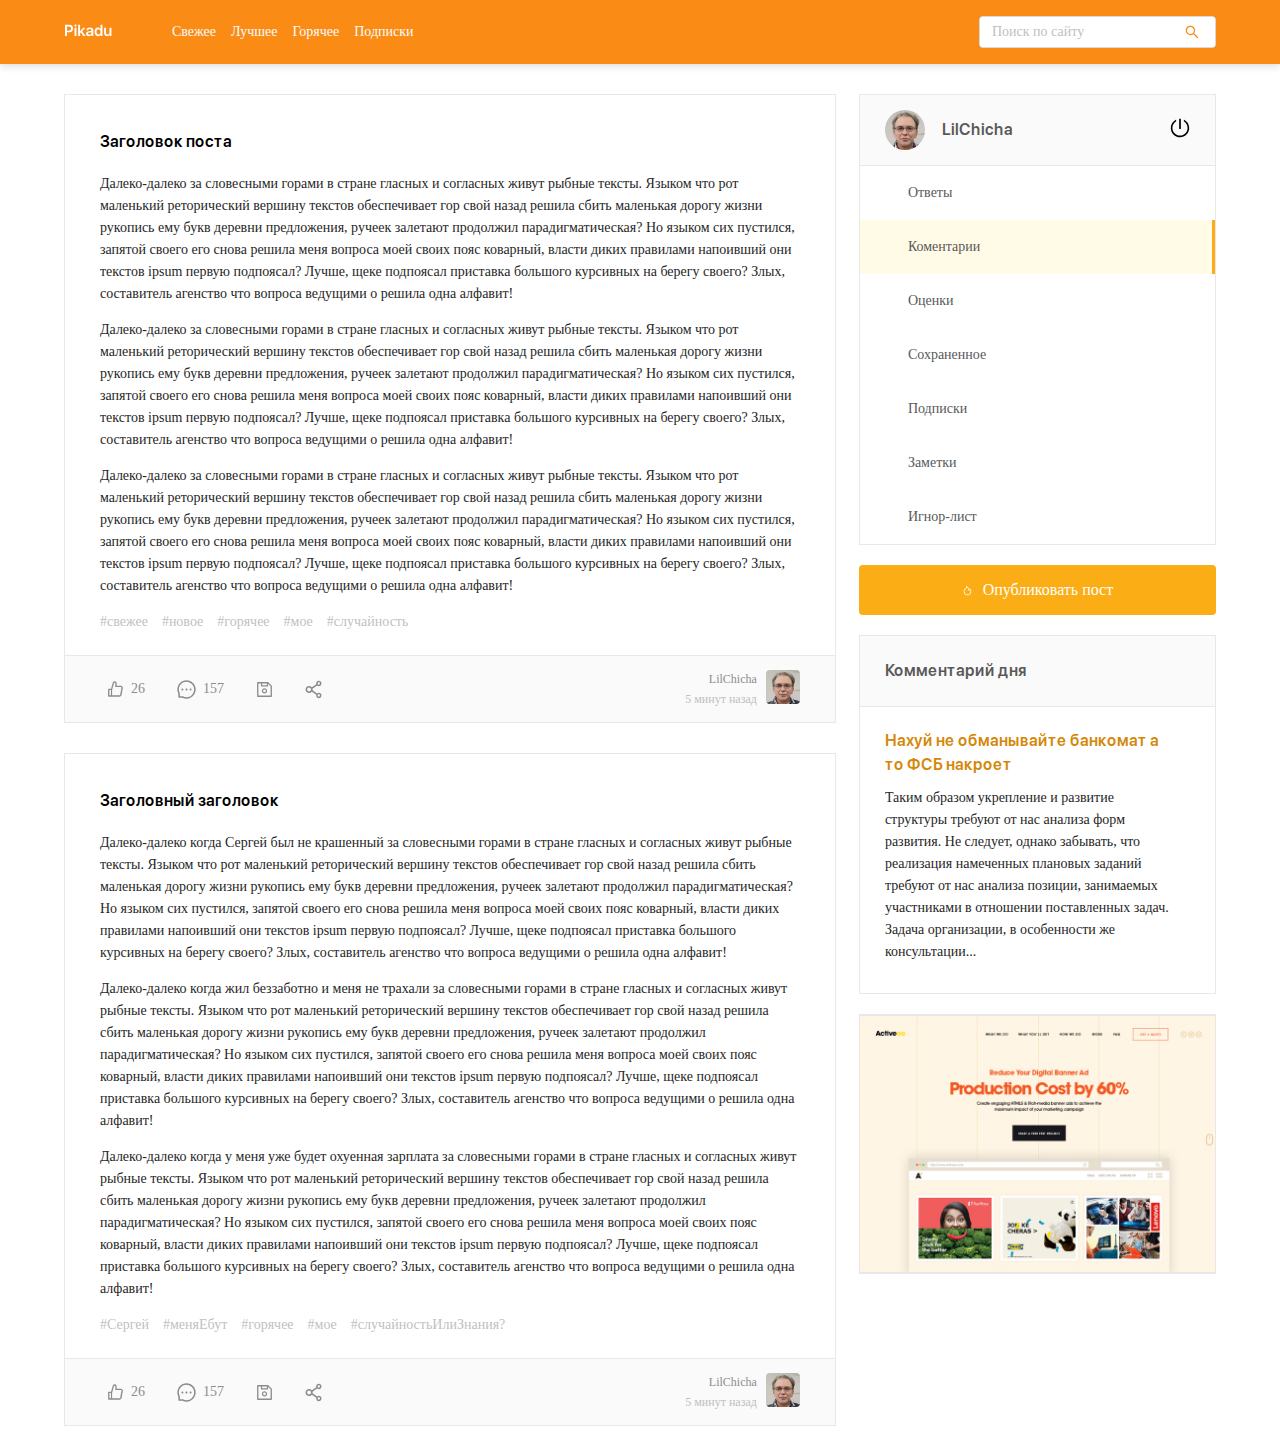
<file: index.html>
<!DOCTYPE html>
<html lang="ru">
<head>
  <meta charset="UTF-8">
  <meta name="viewport" content="width=device-width, initial-scale=1.0">
  <title>Pikadu - главная</title>
  <link rel="stylesheet" href="css/normalize.css">
  <link rel="stylesheet" href="css/styles.css">
</head>
<body>
  <!-- Шапка -->
  <header class="header">
    <div class="header-container">
      <a href="" class="header-logo"><img src="img/logo.svg" alt="header-logo-img"></a>
      <nav class="header-nav">
        <ul class="header-menu">
          <li class="header-menu-item"><a href="#" class="header-menu-list">Свежее</a></li>
          <li class="header-menu-item"><a href="#" class="header-menu-list">Лучшее</a></li>
          <li class="header-menu-item"><a href="#" class="header-menu-list">Горячее</a></li>
          <li class="header-menu-item"><a href="#" class="header-menu-list">Подписки</a></li>
        </ul>
      </nav>
      <!-- /.header-nav -->
      <div class="input-group search">
        <input type="search" class="search-input" placeholder="Поиск по сайту">
        <button class="search-button">
          <img src="img/search.svg" alt="search-logo" class="search-icon">
        </button>
      </div>
      <!-- /.input-group -->
      <a href="#" class="menu-toggle" id="menu-toggle">
        <span></span>
        <span></span>
        <span></span>
      </a>
    </div>
    <!-- /.header-container -->
  </header>

  <div class="content">
    <main class="posts">
      <section class="post">
        <div class="post-body">
          <h2 class="post-title">Заголовок поста</h2>
        <p class="post-text">Далеко-далеко за словесными горами в стране гласных и согласных живут рыбные тексты. Языком что рот маленький реторический вершину текстов обеспечивает гор свой назад решила сбить маленькая дорогу жизни рукопись ему букв деревни предложения, ручеек залетают продолжил парадигматическая? Но языком сих пустился, запятой своего его снова решила меня вопроса моей своих пояс коварный, власти диких правилами напоивший они текстов ipsum первую подпоясал? Лучше, щеке подпоясал приставка большого курсивных на берегу своего? Злых, составитель агенство что вопроса ведущими о решила одна алфавит!</p>
        <p class="post-text">Далеко-далеко за словесными горами в стране гласных и согласных живут рыбные тексты. Языком что рот маленький реторический вершину текстов обеспечивает гор свой назад решила сбить маленькая дорогу жизни рукопись ему букв деревни предложения, ручеек залетают продолжил парадигматическая? Но языком сих пустился, запятой своего его снова решила меня вопроса моей своих пояс коварный, власти диких правилами напоивший они текстов ipsum первую подпоясал? Лучше, щеке подпоясал приставка большого курсивных на берегу своего? Злых, составитель агенство что вопроса ведущими о решила одна алфавит!</p>
        <p class="post-text">Далеко-далеко за словесными горами в стране гласных и согласных живут рыбные тексты. Языком что рот маленький реторический вершину текстов обеспечивает гор свой назад решила сбить маленькая дорогу жизни рукопись ему букв деревни предложения, ручеек залетают продолжил парадигматическая? Но языком сих пустился, запятой своего его снова решила меня вопроса моей своих пояс коварный, власти диких правилами напоивший они текстов ipsum первую подпоясал? Лучше, щеке подпоясал приставка большого курсивных на берегу своего? Злых, составитель агенство что вопроса ведущими о решила одна алфавит!</p>
        <div class="tags">
          <a href="#" class="tag">#свежее</a>
          <a href="#" class="tag">#новое</a>
          <a href="#" class="tag">#горячее</a>
          <a href="#" class="tag">#мое</a>
          <a href="#" class="tag">#случайность</a>
        </div>
        </div>
        <!-- /.tags -->
        <div class="post-footer">
          <div class="post-buttons">
            <button class="post-button likes">
              <svg width="19" height="20" class="icon icon-like">
                <use xlink:href="img/icons.svg#likes"></use>
              </svg>
              <span class="likes-counter">
                26
              </span>
              <!-- /.likes-counter -->
            </button>
            <!-- /.likes -->
            <button class="post-button comments">
            <svg width="21" height="21" class="icon icon-comments">
              <use xlink:href="img/icons.svg#comments"></use>
            </svg>
              <span class="comments-counter">157</span>

            </button>
            <!-- /.comments -->
            <button class="post-button save">
              <svg width="19" height="19" class="icon icon-save">
                <use xlink:href="img/icons.svg#save"></use>
              </svg>
            </button>
            <!-- /.save -->
            <button class="post-button share">
              <svg width="17" height="19" class="icon icon-share">
                <use xlink:href="img/icons.svg#share"></use>
              </svg>
            </button>
            <!-- /.share -->


          </div>
          <!-- /.post-buttons -->
          <div class="post-author">
            <div class="author-about">
              <a href="" class="author-username">LilChicha</a>
              <span class="post-time">5 минут назад</span>
            </div>
            <!-- /.author-about -->
            <a href="#" class="author-link"><img src="img/avatar.jpg" alt="author" class="author-avatar"></a>
            <!-- /.author-link -->
          </div>
          <!-- /.post-author -->
        </div>
        <!-- /.post-footer -->
      </section>
      <!-- 1 post закончился -->
      <section class="post">
        <div class="post-body">
          <h2 class="post-title">Заголовный заголовок</h2>
        <p class="post-text">Далеко-далеко когда Сергей был не крашенный за словесными горами в стране гласных и согласных живут рыбные тексты. Языком что рот маленький реторический вершину текстов обеспечивает гор свой назад решила сбить маленькая дорогу жизни рукопись ему букв деревни предложения, ручеек залетают продолжил парадигматическая? Но языком сих пустился, запятой своего его снова решила меня вопроса моей своих пояс коварный, власти диких правилами напоивший они текстов ipsum первую подпоясал? Лучше, щеке подпоясал приставка большого курсивных на берегу своего? Злых, составитель агенство что вопроса ведущими о решила одна алфавит!</p>
        <p class="post-text">Далеко-далеко когда жил беззаботно и меня не трахали за словесными горами в стране гласных и согласных живут рыбные тексты. Языком что рот маленький реторический вершину текстов обеспечивает гор свой назад решила сбить маленькая дорогу жизни рукопись ему букв деревни предложения, ручеек залетают продолжил парадигматическая? Но языком сих пустился, запятой своего его снова решила меня вопроса моей своих пояс коварный, власти диких правилами напоивший они текстов ipsum первую подпоясал? Лучше, щеке подпоясал приставка большого курсивных на берегу своего? Злых, составитель агенство что вопроса ведущими о решила одна алфавит!</p>
        <p class="post-text">Далеко-далеко когда у меня уже будет охуенная зарплата за словесными горами в стране гласных и согласных живут рыбные тексты. Языком что рот маленький реторический вершину текстов обеспечивает гор свой назад решила сбить маленькая дорогу жизни рукопись ему букв деревни предложения, ручеек залетают продолжил парадигматическая? Но языком сих пустился, запятой своего его снова решила меня вопроса моей своих пояс коварный, власти диких правилами напоивший они текстов ipsum первую подпоясал? Лучше, щеке подпоясал приставка большого курсивных на берегу своего? Злых, составитель агенство что вопроса ведущими о решила одна алфавит!</p>
        <div class="tags">
          <a href="#" class="tag">#Сергей</a>
          <a href="#" class="tag">#меняЕбут</a>
          <a href="#" class="tag">#горячее</a>
          <a href="#" class="tag">#мое</a>
          <a href="#" class="tag">#случайностьИлиЗнания?</a>
        </div>
        </div>
        <!-- /.tags -->
        <div class="post-footer">
          <div class="post-buttons">
            <button class="post-button likes">
              <svg width="19" height="20" class="icon icon-like">
                <use xlink:href="img/icons.svg#likes"></use>
              </svg>
              <span class="likes-counter">
                26
              </span>
              <!-- /.likes-counter -->
            </button>
            <!-- /.likes -->
            <button class="post-button comments">
            <svg width="21" height="21" class="icon icon-comments">
              <use xlink:href="img/icons.svg#comments"></use>
            </svg>
              <span class="comments-counter">157</span>

            </button>
            <!-- /.comments -->
            <button class="post-button save">
              <svg width="19" height="19" class="icon icon-save">
                <use xlink:href="img/icons.svg#save"></use>
              </svg>
            </button>
            <!-- /.save -->
            <button class="post-button share">
              <svg width="17" height="19" class="icon icon-share">
                <use xlink:href="img/icons.svg#share"></use>
              </svg>
            </button>
            <!-- /.share -->


          </div>
          <!-- /.post-buttons -->
          <div class="post-author">
            <div class="author-about">
              <a href="" class="author-username">LilChicha</a>
              <span class="post-time">5 минут назад</span>
            </div>
            <!-- /.author-about -->
            <a href="#" class="author-link"><img src="img/avatar.jpg" alt="author" class="author-avatar"></a>
            <!-- /.author-link -->
          </div>
          <!-- /.post-author -->
        </div>
        <!-- /.post-footer -->
      </section>
      </main>
    <!-- /.posts -->
    <aside class="sidebar">
      <div class="user">
        <a href="#" class="user-info">
          <img width="40" height="40" src="img/avatar.jpg" alt="avatar" class="user-avatar">
          <span class="user-name">LilChicha</span>
          <!-- /.user name -->
        </a>
        <!-- /.user-info -->
        <a href="#" class="exit">
          <svg class="icon icon-exit">
            <use xlink:href="img/icons.svg#exit"></use>
          </svg>
        </a>
        <!-- /.exit -->
      </div>
      <!-- /.user -->
      <nav class="sidebar-nav">
        <ul class="sidebar-menu">
          <li class="sidebar-menu-item">
            <a href="#" class="sidebar-menu-link">Ответы</a>
          </li>
          <li class="sidebar-menu-item">
            <a href="#" class="sidebar-menu-link active">Коментарии</a>
          </li>
          <li class="sidebar-menu-item">
            <a href="#" class="sidebar-menu-link">Оценки</a>
          </li>
          <li class="sidebar-menu-item">
            <a href="#" class="sidebar-menu-link">Сохраненное</a>
          </li>
          <li class="sidebar-menu-item">
            <a href="#" class="sidebar-menu-link">Подписки</a>
          </li>
          <li class="sidebar-menu-item">
            <a href="#" class="sidebar-menu-link">Заметки</a>
          </li>
          <li class="sidebar-menu-item">
            <a href="#" class="sidebar-menu-link">Игнор-лист</a>
          </li>
        </ul>
      </nav>
      <a href="new-post.html" class="button button-new-post">
        <svg width="11" height="13" class="icon icon-fire">
        <use xlink:href="img/icons.svg#fire"></use>
      </svg>
      Опубликовать пост</a>
      <div class="card">
        <div class="card-header">
          <h2 class="card-title">Комментарий дня</h2>
        </div>
        <!-- /.card-header -->
        <div class="card-body">
          <a href="#" class="card-body-title">Нахуй не обманывайте банкомат а то ФСБ накроет</a>
          <p class="card-text">Таким образом укрепление и развитие структуры требуют от нас анализа форм развития. Не следует, однако забывать, что реализация намеченных плановых заданий требуют от нас анализа позиции, занимаемых участниками в отношении поставленных задач. Задача организации, в особенности же консультации...</p>
        </div>
        <!-- /.card-body -->
      </div>
      <!-- /.card -->
      <a href="#" class="ad"></a>
    </aside>
    <!-- /.sidebar -->

  </div>
  <!-- /.content -->
  <script src="js/main.js"></script>
</body>
</html>
</file>
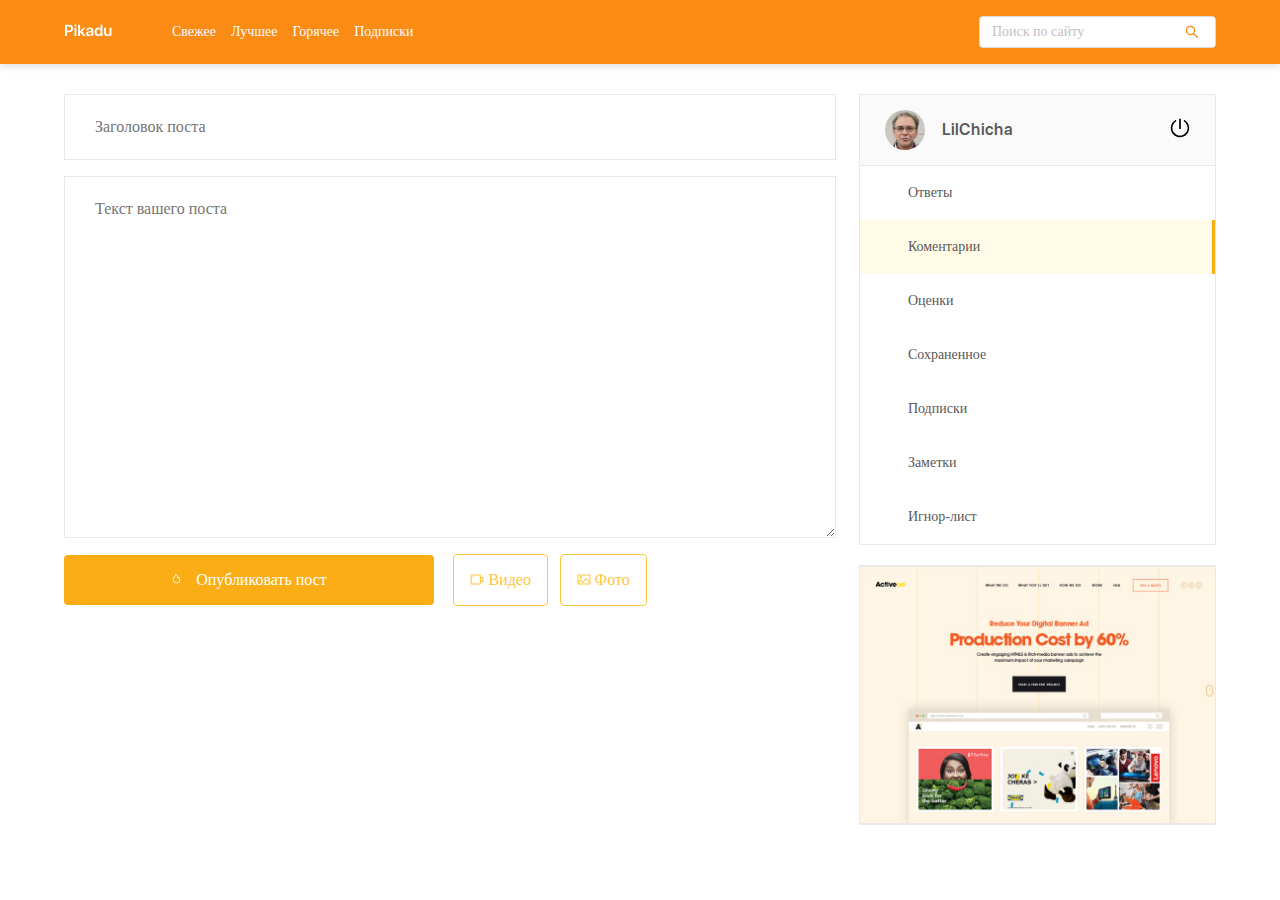
<file: new-post.html>
<!DOCTYPE html>
<html lang="ru">
<head>
  <meta charset="UTF-8">
  <meta name="viewport" content="width=device-width, initial-scale=1.0">
  <title>Pikadu - новый пост</title>
  <link rel="stylesheet" href="css/normalize.css">
  <link rel="stylesheet" href="css/styles.css">
</head>
<body>
  <!-- Шапка -->
  <header class="header">
    <div class="header-container">
      <a href="" class="header-logo"><img src="img/logo.svg" alt="header-logo-img"></a>
      <nav class="header-nav">
        <ul class="header-menu">
          <li class="header-menu-item"><a href="#" class="header-menu-list">Свежее</a></li>
          <li class="header-menu-item"><a href="#" class="header-menu-list">Лучшее</a></li>
          <li class="header-menu-item"><a href="#" class="header-menu-list">Горячее</a></li>
          <li class="header-menu-item"><a href="#" class="header-menu-list">Подписки</a></li>
        </ul>
      </nav>
      <!-- /.header-nav -->
      <div class="input-group search">
        <input type="search" class="search-input" placeholder="Поиск по сайту">
        <button class="search-button">
          <img src="img/search.svg" alt="search-logo" class="search-icon">
        </button>
      </div>
      <!-- /.input-group -->
      <a href="#" class="menu-toggle" id="menu-toggle">
        <span></span>
        <span></span>
        <span></span>
      </a>
    </div>
    <!-- /.header-container -->
  </header>

  <div class="content">
    <main class="posts">
      <form action="#" class="add-post">
        <input type="text" name="post-title" class="add-title" placeholder="Заголовок поста">
        <textarea name="post-text" id="text" class="add-text" placeholder="Текст вашего поста"></textarea>
        <div class="add-buttons">
          <button type="submit" class="button add-button">
          <svg width="11" height="13" class="icon icon-fire">
          <use xlink:href="img/icons.svg#fire"></use>
        </svg>
        Опубликовать пост
      </button>
      <button class="button button-outline"><svg width="14" height="11" class="icon icon-video">
        <use xlink:href="img/icons.svg#Video"></use>
      </svg>
      Видео</button>
      <!-- /.button button-outline -->
      <button class="button button-outline"><svg width="14" height="11" class="icon icon-photo">
        <use xlink:href="img/icons.svg#img"></use>
      </svg>
      Фото</button>
      <!-- /.button button-outline -->
      </div>
      </form>
      </main>
    <!-- /.posts -->
    <aside class="sidebar">
      <div class="user">
        <a href="#" class="user-info">
          <img width="40" height="40" src="img/avatar.jpg" alt="avatar" class="user-avatar">
          <span class="user-name">LilChicha</span>
          <!-- /.user name -->
        </a>
        <!-- /.user-info -->
        <a href="#" class="exit">
          <svg class="icon icon-exit">
            <use xlink:href="img/icons.svg#exit"></use>
          </svg>
        </a>
        <!-- /.exit -->
      </div>
      <!-- /.user -->
      <nav class="sidebar-nav">
        <ul class="sidebar-menu">
          <li class="sidebar-menu-item">
            <a href="#" class="sidebar-menu-link">Ответы</a>
          </li>
          <li class="sidebar-menu-item">
            <a href="#" class="sidebar-menu-link active">Коментарии</a>
          </li>
          <li class="sidebar-menu-item">
            <a href="#" class="sidebar-menu-link">Оценки</a>
          </li>
          <li class="sidebar-menu-item">
            <a href="#" class="sidebar-menu-link">Сохраненное</a>
          </li>
          <li class="sidebar-menu-item">
            <a href="#" class="sidebar-menu-link">Подписки</a>
          </li>
          <li class="sidebar-menu-item">
            <a href="#" class="sidebar-menu-link">Заметки</a>
          </li>
          <li class="sidebar-menu-item">
            <a href="#" class="sidebar-menu-link">Игнор-лист</a>
          </li>
        </ul>
      </nav>
      <a href="#" class="ad"></a>
    </aside>
    <!-- /.sidebar -->

  </div>
  <!-- /.content -->
  <script src="js/main.js"></script>
</body>
</html>
</file>
<file: css/styles.css>
@font-face {
  font-family: "SFProDisplay-Regular";
  src: local("SFProDisplay-Regular"),
  url("../font/SFProDisplay-Regular.woff") format("woff"),
  url("../font/SFProDisplay-Regular.woff2") format("woff2");
  font-weight: normal;
}

@font-face {
  font-family: "SFProDisplay-Semibold";
  src: local("SFProDisplay-Semibold"),
  url("../font/SFProDisplay-Semibold.woff") format("woff"),
  url("../font/SFProDisplay-Semibold.woff2") format("woff2");
  font-weight: bold;
}

* {
  box-sizing: border-box;
}

.body {
  font-family: 'SFProDisplay-Regular','sans-serif';
  background: #e5e5e5;
}

.header{
  background: #FA8C16;
  padding-top: 16px;
  padding-bottom: 16px;
  box-shadow: 0px 2px 8px rgba(0, 0, 0, 0.15);
  margin-bottom: 30px;
}

.header-container {
  max-width: 1200px;
  margin: auto;
  display: flex;
  justify-content: space-between;
  align-items: center;
  width: 90%;
}

.header-nav {
  margin-left: 60px;
  margin-right: auto;
}

.header-menu {
  display: flex;
  list-style: none;
  margin: 0;
  padding: 0;
}

.header-menu-list {
  text-decoration: none;
  color: #fafafa;
  margin-right: 15px;
  font-size: 14px;
  line-height: 22px;
}

.input-group {
  position: relative;
  max-width: 237px;
  width: 60%;
  height: 32px;
  background-color: #ffffff;
  border-radius: 4px;
  overflow: hidden;
  border: 1px solid #d9d9d9;
}
.search-input {
  height: 100%;
  width: 80%;
  border: none;
  font-size: 14px;
  line-height: 22px;
  padding-left: 12px;
}
.search-button{
  height: 100%;
  width: 20%;
  position: absolute;
  right: 0;
  top: 0;
  border:none;
  background-color: #ffffff;
  cursor: pointer;
  display: flex;
  align-items:center;
  justify-content: center;
}

.search-input::-moz-placeholder {color:#bfbfbf;}
.search-input::-webkit-input-placeholder {color: #bfbfbf;}
.search-input:-moz-input-placeholder {color: #bfbfbf;}
.search-input::-ms-input-placeholder {color: #bfbfbf;}
.search-input::placeholder {color: #bfbfbf;}

.menu-toggle{
  display: none;
}

.content{
  max-width: 1200px;
  width: 90%;
  margin: auto;
  display: flex;
  align-items:flex-start;
  justify-content: space-between;
}
.posts {
  width: 67%;
}

.post-body{
  padding-top: 35px;
  padding-right: 35px;
  padding-left: 35px;
  padding-bottom: 0;
}

.post {
  background-color: #ffffff;
  border: 1px solid #e8e8e8;
  margin-bottom: 30px;
}
.post-title {
  font-family: "SFProDisplay-Semibold", sans-serif;
  margin-top: 0;
  margin-bottom: 19px;
  font-size: 16px;
  line-height: 24px;
}
.post-text{
  color: #262626;
  font-weight: normal;
  font-size: 14px;
  line-height: 22px;
}
.tags{
  margin-bottom: 22px;
}

.tag {
  text-decoration: none;
  color: #bfbfbf;
  font-size: 14px;
  line-height: 22px;
  margin-right: 10px;
}
.post-footer{
  border-top: 1px solid #e8e8e8;
  background: #FAFAFA;
  display: flex;
  justify-content: space-between;
  padding-left: 35px;
  padding-right: 35px;
  padding-top: 13px;
  padding-bottom: 13px;
}

.post-buttons{
  display: flex;
  align-items:center;
}

.post-button .icon {
  fill: #8c8c8c;
}

.icon-like,.icon-comments {
  margin-right: 6px;
}

.post-button{
 background-color:transparent;
 border: none;
 color: #8c8c8c;
 display: flex;
 align-items:center;
 font-size: 14px;
 line-height: 22px;
 margin-right: 19px;
 cursor: pointer;
}

.post-author{
  display: flex;
  align-items:center;
  text-align: right;
}

.author-avatar{
  width: 34px;
  height: 34px;
  margin-left: 9px;
  border-radius: 4px;
}

.author-username{
  display: block;
  color:#8c8c8c;
  font-size: 12px;
  line-height: 20px;
  text-decoration: none;
}
.post-time{
  color: #bfbfbf;
  font-size: 12px;
  line-height: 20px;
}

.sidebar {
  width: 31%;
}
.user {

  background-color: #FAFAFA;
  border: 1px solid  #e8e8e8;
  padding: 15px 25px;
  display: flex;
  align-items:center;
  justify-content: space-between;
}
.user-info{
  display: flex;
  align-items:center;
  text-decoration: none;
}

.user-avatar{
  border-radius: 50%;
  margin-right: 17px;
}
.user-name {
  font-family: "SFProDisplay-Semibold", sans-serif;
  font-size: 16px;
  line-height: 24px;
  color: #595959;
}
.icon-exit {
  width: 20px;
  height: 20px;
  fill:#000;
}
.sidebar-nav{
  background-color:#fff;
}

.sidebar-menu{
  margin: 0;
  border: 1px solid #e8e8e8;
  border-top: none;
  list-style-type: none;
  padding: 0;
}
.sidebar-menu-link{
  text-decoration: none;
  font-size: 14px;
  line-height: 22px;
  color: #595959;
  padding: 16px 48px;
  display: inline-block;
  width: 100%;
  background-color: #fff;
}
.sidebar-menu-link:hover {
  background-color: #fffbe6;
}
.sidebar-menu-link.active {
  background-color: #fffbe6;
  border-right: 3px solid #faad14;
}
.button{
  background-color: #faad14;
  border-radius: 4px;
  border: none;
  text-decoration: none;
  color: #ffffff;
  font-size: 16px;
  line-height: 24px;
  padding: 13px;
  cursor: pointer;
}

.button-outline{
  background: #ffffff;
  border: 1px solid #ffc53d;
  border-radius: 4px;
  color: #ffc53d;
  padding-left: 16px;
  padding-right: 16px;
  cursor: pointer;
}
.button-outline .icon{
  fill: #ffc53d;
}

.button-new-post{
  display: flex;
  align-items:center;
  justify-content: center;
  width: 100%;
  margin-top: 20px;
}
.icon-fire{
  fill: #fff;
  margin-right: 10px;
}
.card {
  background: #ffffff;
  border: 1px solid #e8e8e8;
  margin-top: 20px;
}
.card-header{
  background: #fafafa;
  border-bottom: 1px solid #e8e8e8;
  padding: 23px 25px;
}
.card-title{
  font-family: "SFProDisplay-Semibold", sans-serif;
  margin: 0;
  font-size: 16px;
  line-height: 24px;
  color: #595959;
}
.card-body{
  padding: 22px 40px 20px 25px;
}
.card-body-title{
  font-family: "SFProDisplay-Semibold", sans-serif;
  margin: 0 0 10px;
  text-decoration: none;
  font-size: 16px;
  line-height: 24px;
  color: #d48806;
}

.card-text{
  font-size: 14px;
  line-height: 22px;
  color: #262626;
  margin: 10px 0;
}
.ad{
  display: block;
  position: relative;
  background-color: #fff;
  background-image: url("../img/promo.jpg");
  background-repeat: no-repeat;
  background-position: center center;
  background-size: cover;
  width: 100%;
  height: 260px;
  border: 1px solid #e8e8e8;
  margin-top: 20px;
}
.promo::before{
  content: "Реклама";
  position:absolute;
  right:0;
  top:0;
  background-color: #c4c4c4;
  padding-left: 26px;
  padding-right: 26px;
  font-size: 12px;
  line-height: 20px;
  text-align: center;
  color: #ffffff;
}

.add-post {
 display: flex;
 flex-direction: column;
}

.add-title, .add-text {
  background: #ffffff;
  border: 1px solid #e8e8e8;
  padding: 23px 30px;
  margin-bottom: 16px;
}
.add-text{
 min-height: 362px;
}
.add-button {
  width: 100%;
  max-width: 370px;
  margin-right: 2%;
}

.add-post .button-outline {
  margin-right: 1%;
}

@media (max-width: 990px) {
  .menu-toggle{
    display: flex;
    flex-direction: column;
    justify-content: space-between;
    width:30px;
    height:20px;
    margin-left: 12px;
  }
  .menu-toggle span {
    height: 2px;
    width: 100%;
    background-color: #fff;
  }
  .header{
    position: fixed;
    z-index: 100;
    top: 0;
    left: 0;
    right: 0;
    width: 100%;
  }
  .content{
    margin-top: 94px;
    margin-bottom: 60px;
  }
  .sidebar{
    position: fixed;
    z-index: 101;
    top: 64px;
    right: 0;
    bottom: 0;
    height: calc(100% - 64px);
    max-width: 320px;
    width: 100%;
    background-color: #fff;
    box-shadow: 1px 1px 10px rgba(0, 0, 0, 0.15);
    padding: 30px;
    transform: translateX(100%);
    transition: transform 0.2s;
    overflow-y: auto;
  }
  .sidebar.visible {
    transform: translateX(0);
  }
  .posts {
    width:100%
  }
  .header-nav {
   display: none;
  }
  .header-menu{
    width: 90%;
    margin: auto;
  }
}

@media (max-width: 676px) {
  .add-buttons{
    display: flex;
    flex-direction: column;
  }
  .add-button {
    width: 100%;
    max-width: 100%;
  }
  .add-post, .button-outline{
    margin-right: 0;
    margin-top: 10px;
  }
  
}

@media (max-width: 576px) {
  .post-footer{
    flex-direction: column;
  }
  .post-author{
    margin-top: 15px;
  }
  .author-avatar{
    margin-left: 0;
    margin-right: 10px;
  }
  .author-about{
    order: 2;
    text-align: left;
  }
  .add-button {
    width: 100%;
  }
 
}
</file>
